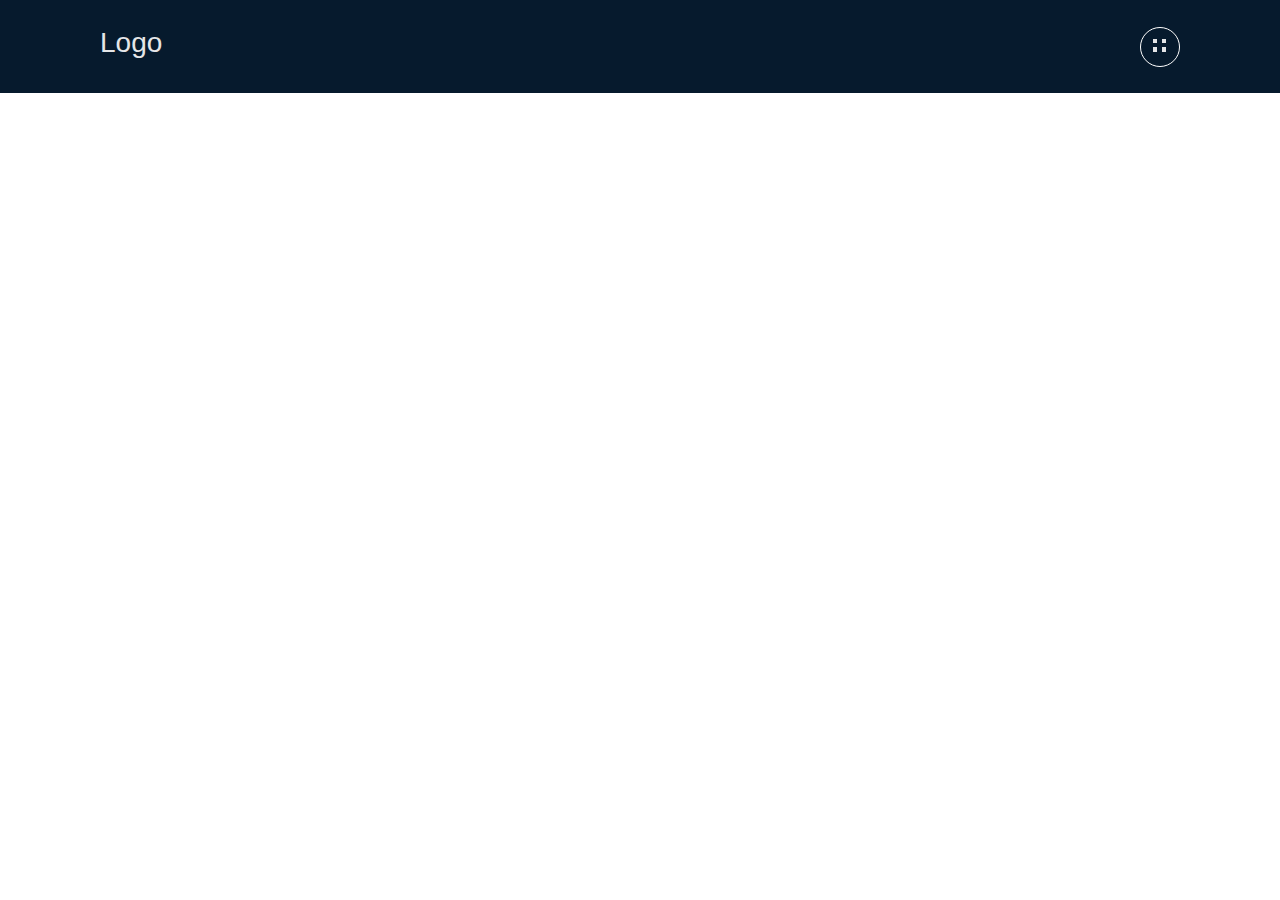
<file: menu-2/index.html>
<!DOCTYPE html>
<html>
<head>
	<title>Studio</title>
	<meta charset="utf-8">
  <meta name="viewport" content="width=device-width, initial-scale=1, shrink-to-fit=no">
  <script src="https://ajax.googleapis.com/ajax/libs/jquery/3.3.1/jquery.min.js"></script>
	<link rel="stylesheet" type="text/css" href="assets/css/bootstrap.min.css">
	<link rel="stylesheet" type="text/css" href="assets/css/style.css">
	<link rel="stylesheet" href="https://use.fontawesome.com/releases/v5.2.0/css/all.css" integrity="sha384-hWVjflwFxL6sNzntih27bfxkr27PmbbK/iSvJ+a4+0owXq79v+lsFkW54bOGbiDQ" crossorigin="anonymous">
	<script type="text/javascript" src="assets/js/custom.js"></script>
</head>
<body>
	<main>
		<section class="banner-portfolio-container">
			<div class="container">
				<!-- start header -->
				<header class="d-flex">
					<div class="col-sm-3">
						<h3>Logo</h3>
					</div>
					<div class="col-sm-9">
						<div class="btn">
							<div class="flex-column dot-center">
								<div class="d-flex">
									<span class="menu-dots"></span>
									<span class="menu-dots"></span>
								</div>
								<div class="d-flex">
									<span class="menu-dots"></span>
									<span class="menu-dots"></span>
								</div>
							</div>
						</div>
						<ul class="nav">
						  <li><a href="">PORTFOLIO</a></li>
						  <li><a href="">CLIENTS</a></li>
						  <li><a href="">STUDIO</a></li>
						  <li><a href="">TEAM</a></li>
						  <li><a href="">CONTACT</a></li>
						</ul>
					</div>
				</header>
				<!-- end header -->
			</div>
		</section>
	</main>
</body>
</html>
</file>
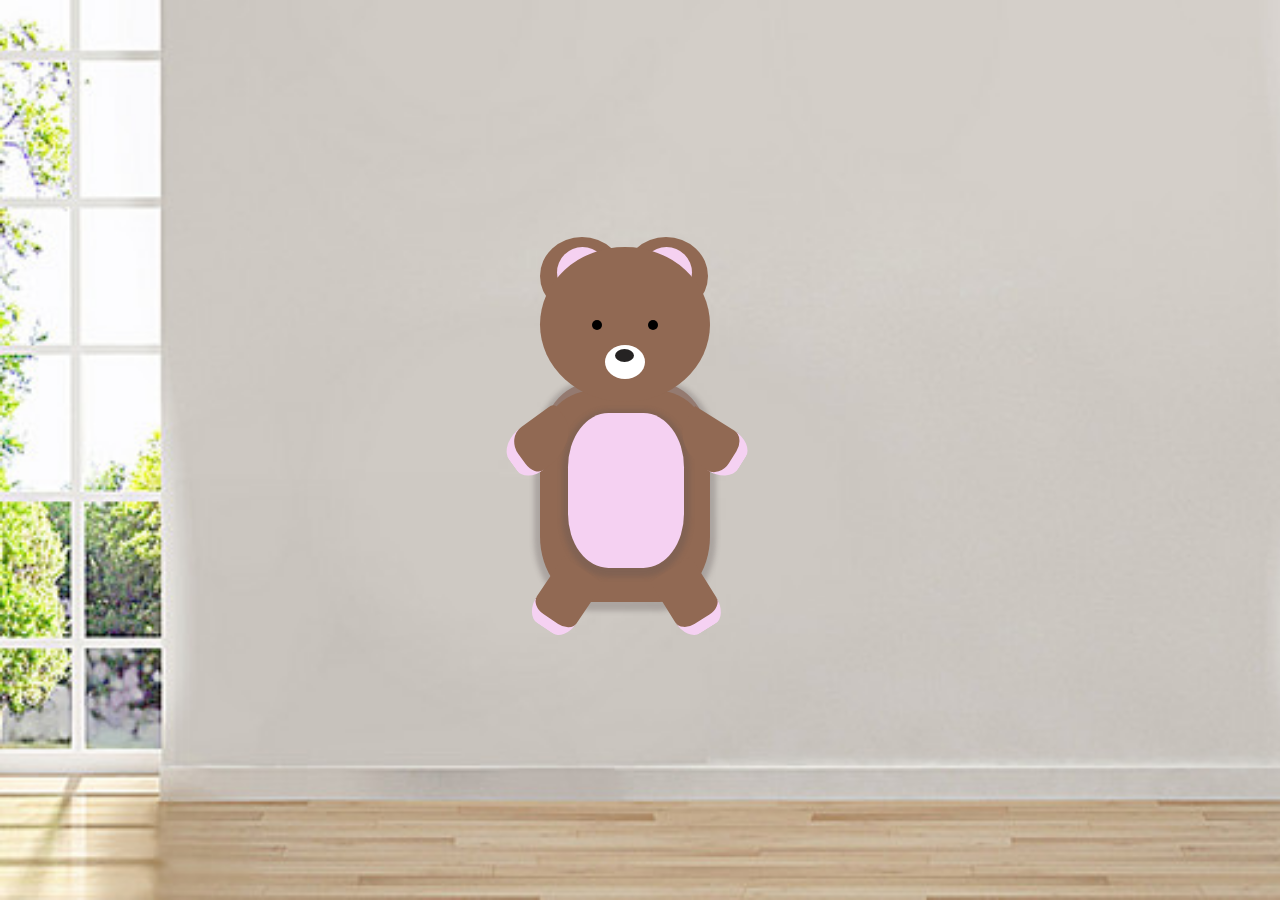
<file: teddy/teddy.html>
<!DOCTYPE html>
<html>

<head>
  <title>Teddy</title>
  <link rel="stylesheet" type="text/css" href="./teddy.css">
</head>

<body>
  <main>
    <div class="frame">
      <div class="main-container">
        <div class="ear">
          <div class="ear1">
            <div class="inner-ear"></div>
          </div>
          <div class="ear2">
            <div class="inner-ear"></div>
          </div>
        </div>
        <div class="face">
          <div class="eyes">
            <div class="eye1"></div>
            <div class="eye2"></div>
          </div>
          <div class="nose">
            <div class="mouth"></div>
          </div>
        </div>
        <div class="teddy-body">
          <div class="teddy-inner-body">
            <div class="hand1">
            </div>
            <div class="hand2">
            </div>
          </div>
        </div>
        <div class="leg1">
        </div>
        <div class="leg2">
        </div>
      </div>
    </div>
  </main>
</body>

</html>
</file>
<file: menu-2/assets/css/style.css>
.banner-portfolio-container {
  background: #061a2d;
}

/*start header*/

.nav {
  float: right;
  display: inline-block;
}

.nav li {
  padding: 5px 10px;
  position: relative;
  top: -30px;
  -moz-transition: all 0.3s cubic-bezier(0, 0, 0.58, 1);
  -o-transition: all 0.3s cubic-bezier(0, 0, 0.58, 1);
  -webkit-transition: all 0.3s cubic-bezier(0, 0, 0.58, 1);
  transition: all 0.3s cubic-bezier(0, 0, 0.58, 1);
  filter: progid:DXImageTransform.Microsoft.Alpha(Opacity=0);
  opacity: 0;
  display: inline-block;
  vertical-align: middle;
  *vertical-align: auto;
  *zoom: 1;
  *display: inline;
}

.nav li:nth-child(1) {
  -moz-transition-delay: 0.1s;
  -o-transition-delay: 0.1s;
  -webkit-transition-delay: 0.1s;
  transition-delay: 0.1s;
}

.nav li:nth-child(2) {
  -moz-transition-delay: 0.2s;
  -o-transition-delay: 0.2s;
  -webkit-transition-delay: 0.2s;
  transition-delay: 0.2s;
}

.nav li:nth-child(3) {
  -moz-transition-delay: 0.3s;
  -o-transition-delay: 0.3s;
  -webkit-transition-delay: 0.3s;
  transition-delay: 0.3s;
}

.nav li:nth-child(4) {
  -moz-transition-delay: 0.4s;
  -o-transition-delay: 0.4s;
  -webkit-transition-delay: 0.4s;
  transition-delay: 0.4s;
}

.nav li:nth-child(5) {
  -moz-transition-delay: 0.5s;
  -o-transition-delay: 0.5s;
  -webkit-transition-delay: 0.5s;
  transition-delay: 0.5s;
}

.nav li:nth-child(6) {
  -moz-transition-delay: 0.6s;
  -o-transition-delay: 0.6s;
  -webkit-transition-delay: 0.6s;
  transition-delay: 0.6s;
}

.nav li:nth-child(7) {
  -moz-transition-delay: 0.7s;
  -o-transition-delay: 0.7s;
  -webkit-transition-delay: 0.7s;
  transition-delay: 0.7s;
}

.nav li:nth-child(8) {
  -moz-transition-delay: 0.8s;
  -o-transition-delay: 0.8s;
  -webkit-transition-delay: 0.8s;
  transition-delay: 0.8s;
}

.nav li:nth-child(9) {
  -moz-transition-delay: 0.9s;
  -o-transition-delay: 0.9s;
  -webkit-transition-delay: 0.9s;
  transition-delay: 0.9s;
}

.nav li:nth-child(10) {
  -moz-transition-delay: 1s;
  -o-transition-delay: 1s;
  -webkit-transition-delay: 1s;
  transition-delay: 1s;
}

.nav.active li {
  top: 0;
  filter: progid:DXImageTransform.Microsoft.Alpha(enabled=false);
  opacity: 1;
}

.nav a {
  color: white;
  text-decoration: none;
  font-size: 12px;
}

.btn {
  float: right;
  color: white;
  cursor: pointer;
  -moz-border-radius: 4px;
  -webkit-border-radius: 4px;
  border-radius: 50%;
  border: 1.8px solid white;
  height: 40px;
  text-align: center;
  width: 40px;
  padding: 0px;
}

header {
  min-height: 93px;
  align-items: center;
}

header {
  min-height: 93px;
  align-items: center;
}

header i {
  font-size: 13px;
}

header h3 {
  color: #e5e6e8;
}

.menu-dots {
  width: 4.2px;
  height: 4.2px;
  background-color: #e5e6e8;
  margin-left: 6px;
  margin: 4px 0px 0px 5px;
}

.dot-center {
  margin: 7.8px 6px 12px 7px;
}

/*end header*/
</file>
<file: teddy/teddy.css>
body {
  height: 100vh;
  margin: 0px;
}

main {
  align-items: center;
  justify-content: center;
  display: flex;
  height: 100%;
  background: url('../images/nature.jpg') no-repeat;
  background-size: cover;
}

.frame {
  width: 312px;
  height: 458px;
  display: flex;
  justify-content: center;
}

.main-container {
  width: 200px;
  display: flex;
  flex-direction: column;
  position: relative;
}

.ear {
  display: flex;
}

.ear1,
.ear2 {
  height: 78px;
  width: 84px;
  background: #916953;
  border-radius: 100%;
  position: relative;
  top: 16px;
}

.face {
  height: 155px;
  width: 85%;
  background: #916953;
  border-radius: 100%;
  position: absolute;
  top: 26px;
  left: 0;
  right: 0;
  border: 0;
  display: flex;
  justify-content: center;
  align-items: center;
  flex-direction: column;
}

.eyes {
  display: flex;
  margin-top: 50px;
}

.inner-ear {
  width: 51px;
  height: 51px;
  background: #f5d1f1;
  border-radius: 100%;
  left: 17px;
  position: absolute;
  top: 10px;
}

.eye1,
.eye2 {
  width: 10px;
  height: 10px;
  background: black;
  border-radius: 100%;
}

.eye2 {
  margin-left: 46px;
}

.nose {
  width: 40px;
  height: 34px;
  background: white;
  border-radius: 100%;
  margin-top: 15px;
}

.mouth {
  width: 19px;
  height: 13px;
  background: #252323;
  border-radius: 100%;
  margin: 4px 0px 1px 10px;
}

.teddy-body {
  height: 211px;
  width: 85%;
  background: #916953;
  border-radius: 30%;
  margin-top: 84px;
  border-top: 8px solid #988a8a87;
  box-shadow: 0px 3px 5px 6px #5d52524d;
}

.teddy-inner-body {
  height: 155px;
  width: 68%;
  background: #f5d1f2;
  border-radius: 35%;
  margin-top: 22px;
  margin-left: 28px;
  box-shadow: 0px 3px 5px 6px #5d52524d;
}

.leg1 {
  height: 59px;
  width: 48px;
  background: #916953;
  border-radius: 0% 0% 31% 32%;
  position: absolute;
  border-bottom: 11px solid #f5d1f2;
  bottom: 45px;
  left: 0px;
  transform: rotate(34deg);
}

.leg2 {
  height: 59px;
  width: 48px;
  background: #916953;
  border-radius: 0% 0% 31% 32%;
  position: absolute;
  border-bottom: 11px solid #f5d1f2;
  bottom: 45px;
  right: 27px;
  transform: rotate(-32deg);
}

.hand1 {
  height: 59px;
  width: 48px;
  background: #916953;
  border-radius: 10% 64% 32% 42%;
  position: absolute;
  border-bottom: 11px solid #f5d1f2;
  bottom: 0px;
  left: -24px;
  transform: rotate(54deg);
  top: 187px;
}

.hand2 {
  height: 59px;
  width: 48px;
  background: #916953;
  border-radius: 61% 20% 37% 34%;
  border-radius: 63% 0% 34% 37%;
  position: absolute;
  border-bottom: 11px solid #f5d1f2;
  bottom: 0px;
  right: 4px;
  transform: rotate(-58deg);
  top: 189px;
}
</file>
